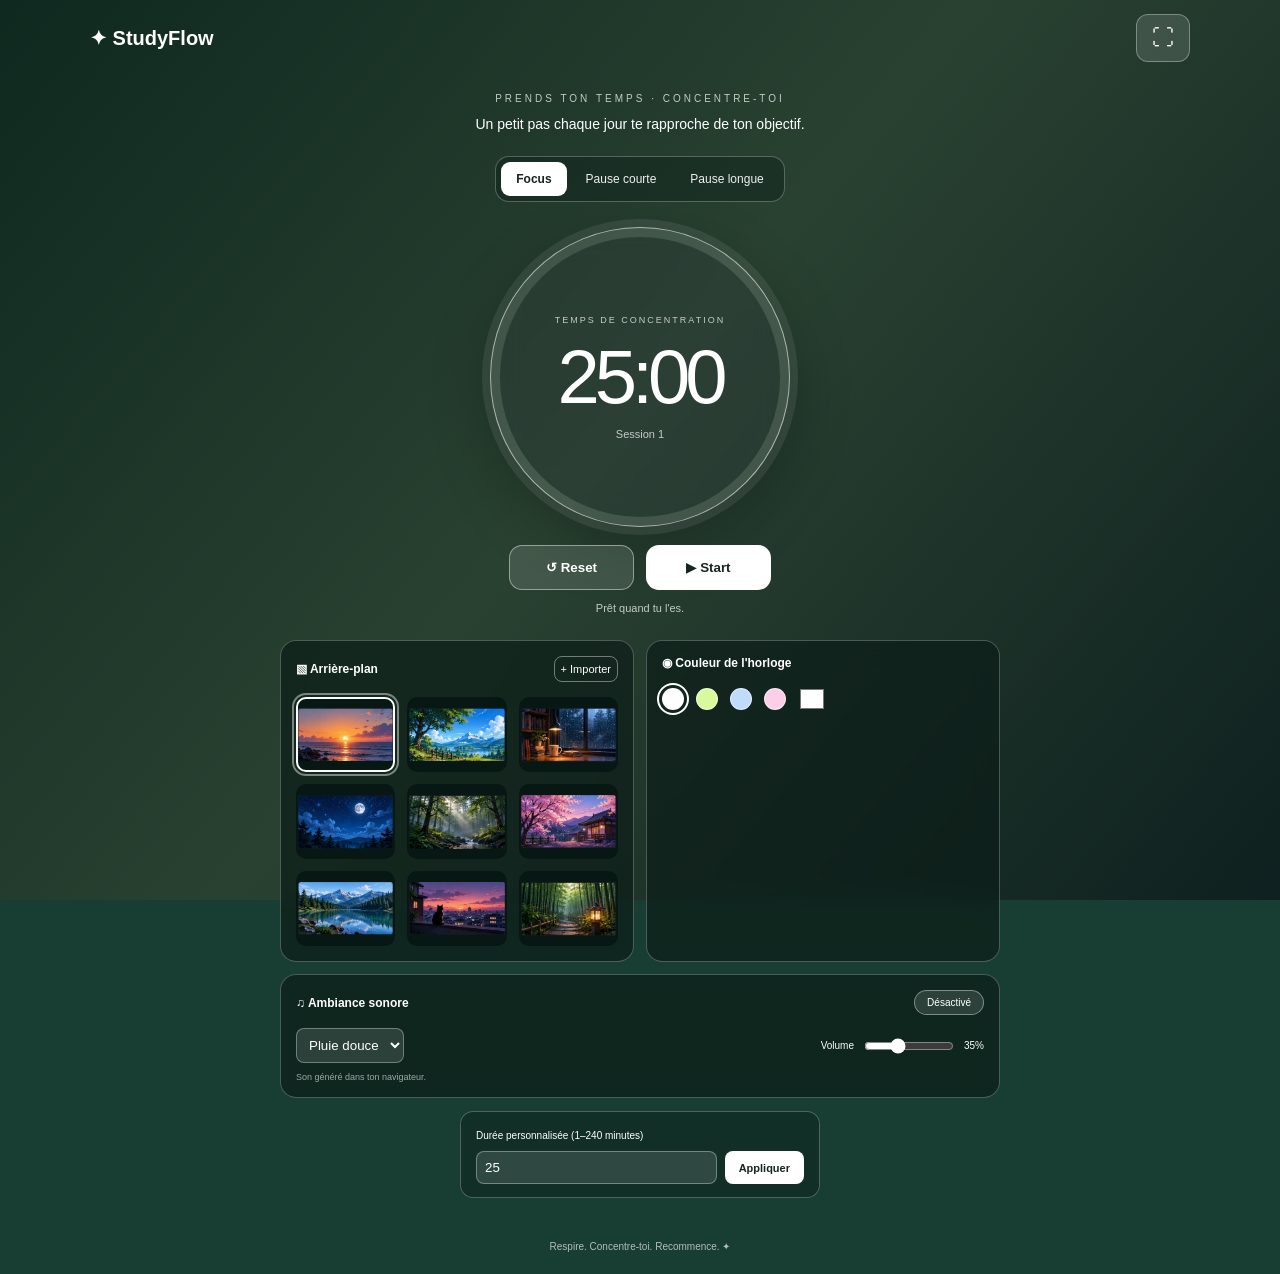
<file: index.html>
<!doctype html>
<html lang="fr">
<head>
<meta charset="UTF-8"><meta name="viewport" content="width=device-width,initial-scale=1">
<meta name="description" content="StudyFlow is a free online productivity tool designed to help students, professionals, and anyone looking to improve their focus and time management. Use customizable focus timers, Pomodoro sessions, and study tools to stay organized, build better habits, and achieve your daily goals.">
<title>StudyFlow — Focus Timer</title><link rel="stylesheet" href="style.css">
<script src="script.js" defer></script>
<link rel="icon" href="data:,">
</head>
<body>
<div class="bg" id="bg"></div><div class="veil"></div>
<header><a class="logo" href="#">✦ StudyFlow</a><button id="fullscreen" aria-label="Plein écran">⛶</button></header>
<main>
<p class="eyebrow">PRENDS TON TEMPS · CONCENTRE-TOI</p>
<p class="quote">Un petit pas chaque jour te rapproche de ton objectif.</p>
<nav class="modes">
<button class="mode active" data-mode="focus">Focus</button>
<button class="mode" data-mode="short">Pause courte</button>
<button class="mode" data-mode="long">Pause longue</button>
</nav>
<section class="clock"><div>
<span id="label">TEMPS DE CONCENTRATION</span>
<h1 id="time">25:00</h1><small id="session">Session 1</small>
</div></section>
<div class="actions"><button id="reset" class="secondary">↺ Reset</button><button id="start" class="primary">▶ Start</button></div>
<p id="status" aria-live="polite">Prêt quand tu l'es.</p>
<section class="settings">
<article class="card">
<div class="heading"><b>▧ Arrière-plan</b><label for="upload">+ Importer</label><input id="upload" type="file" accept="image/*" hidden></div>
<div class="swatches backgrounds">

    <button class="wall selected"
        data-bg="image/1.jpg"
        style="background-image:url('image/1.jpg')"
        aria-label="Mountain"></button>

    <button class="wall"
        data-bg="image/2.jpg"
        style="background-image:url('image/2.jpg')"
        aria-label="Rainy study"></button>

    <button class="wall"
        data-bg="image/3.jpg"
        style="background-image:url('image/3.jpg')"
        aria-label="Sunset"></button>

    <button class="wall"
        data-bg="image/4.jpg"
        style="background-image:url('image/4.jpg')"
        aria-label="Night"></button>

    <button class="wall"
        data-bg="image/5.jpg"
        style="background-image:url('image/5.jpg')"
        aria-label="Forest"></button>

    <button class="wall"
        data-bg="image/6.jpg"
        style="background-image:url('image/6.jpg')"
        aria-label="Sakura"></button>

    <button class="wall"
        data-bg="image/7.jpg"
        style="background-image:url('image/7.jpg')"
        aria-label="Lake"></button>

    <button class="wall"
        data-bg="image/8.jpg"
        style="background-image:url('image/8.jpg')"
        aria-label="City"></button>

    <button class="wall"
        data-bg="image/9.jpg"
        style="background-image:url('image/9.jpg')"
        aria-label="Bamboo"></button>

</div>
</article>
<article class="card">
<div class="heading"><b>◉ Couleur de l'horloge</b></div>
<div class="swatches"><button class="dot selected" data-color="#ffffff" style="--c:#fff" aria-label="Blanc"></button><button class="dot" data-color="#d9f99d" style="--c:#d9f99d" aria-label="Vert"></button><button class="dot" data-color="#bfdbfe" style="--c:#bfdbfe" aria-label="Bleu"></button><button class="dot" data-color="#fbcfe8" style="--c:#fbcfe8" aria-label="Rose"></button><input id="color" type="color" value="#ffffff" aria-label="Couleur personnalisée"></div>
</article>
<article class="card sound-card">
<div class="heading"><b>♫ Ambiance sonore</b><button id="soundToggle">Désactivé</button></div>
<div class="sound-row"><select id="soundType" aria-label="Type de son"><option value="rain">Pluie douce</option><option value="wind">Vent</option><option value="noise">Bruit doux</option></select>
<label>Volume <input id="volume" type="range" min="0" max="100" value="35"><span id="volumeText">35%</span></label></div>
<small>Son généré dans ton navigateur.</small>
</article>
</section>
<section class="custom"><label for="minutes">Durée personnalisée (1–240 minutes)</label><div><input id="minutes" type="number" min="1" max="240" value="25"><button id="apply">Appliquer</button></div></section>
</main><footer>Respire. Concentre-toi. Recommence. ✦</footer>
</body></html>
</file>
<file: style.css>
*{box-sizing:border-box} :root{--clock:#fff} body{margin:0;min-height:100vh;color:#fff;font-family:Arial,sans-serif;background:#183d32;overflow-x:hidden}
.bg{position:fixed;inset:0;z-index:-2;background:linear-gradient(130deg,#183d32,#496b52 48%,#172d31);background-size:cover;background-position:center}
.bg[data-bg=ocean]{background:linear-gradient(145deg,#102d43,#286b83,#172f45)}.bg[data-bg=sunset]{background:linear-gradient(145deg,#422d52,#c06b62,#263d58)}.bg[data-bg=night]{background:radial-gradient(circle at 70% 20%,#43516e,#182238 55%,#090f1c)}
.veil{position:fixed;inset:0;z-index:-1;background:#06120c77;pointer-events:none}
header{height:75px;width:min(1100px,calc(100% - 36px));margin:auto;display:flex;align-items:center;justify-content:space-between}.logo{color:white;text-decoration:none;font-weight:bold;font-size:20px}header button{background:#ffffff20;border:1px solid #ffffff55;color:white;border-radius:12px;padding:10px 15px;font-size:22px}
main{width:min(720px,calc(100% - 30px));margin:18px auto 35px;text-align:center}.eyebrow{font-size:10px;letter-spacing:3px;color:#ffffffbb}.quote{font-size:14px;margin:12px 0 24px}
.modes{display:inline-flex;padding:5px;gap:4px;border:1px solid #ffffff44;border-radius:14px;background:#07171355}.mode{border:0;background:transparent;color:#fffe;padding:10px 15px;border-radius:9px;font-size:12px}.mode.active{background:#fff;color:#17251f;font-weight:bold}
.clock{width:min(300px,78vw);aspect-ratio:1;margin:25px auto 18px;border-radius:50%;padding:9px;border:1px solid #ffffff90;box-shadow:0 0 0 8px #ffffff15,0 18px 60px #0004;background:conic-gradient(#ffffffb8 0deg,#ffffff22 0deg);display:grid;place-items:center}
.clock>div{height:100%;width:100%;border-radius:50%;background:#07171366;backdrop-filter:blur(10px);display:flex;flex-direction:column;align-items:center;justify-content:center}
#label{font-size:9px;letter-spacing:2px;color:#ffffffbb}h1{font-size:clamp(55px,12vw,76px);font-weight:500;letter-spacing:-5px;color:var(--clock);margin:8px 0}#session{font-size:11px;color:#ffffffbb}
.actions{display:flex;justify-content:center;gap:12px}.actions button{min-width:125px;padding:14px 20px;border-radius:13px;font-weight:bold;border:1px solid #ffffff70}.primary{background:#fff;color:#17251f}.secondary{background:#ffffff20;color:white}#status{height:18px;font-size:11px;color:#ffffffbb;margin:12px}
.settings{display:grid;grid-template-columns:1fr 1fr;gap:12px;margin-top:20px;text-align:left}.card{padding:15px;border:1px solid #ffffff40;border-radius:16px;background:#0b1c17aa;backdrop-filter:blur(12px)}.sound-card{grid-column:1/-1}.heading{display:flex;justify-content:space-between;align-items:center;gap:10px;font-size:12px}.heading label{font-size:11px;border:1px solid #ffffff66;border-radius:8px;padding:6px;cursor:pointer}
.swatches{display:flex;align-items:center;gap:12px;margin-top:15px}.wall{width:38px;height:29px;border:2px solid transparent;border-radius:8px}.wall.selected,.dot.selected{outline:2px solid white;outline-offset:3px}.forest{background:linear-gradient(135deg,#173a2c,#8aa477)}.ocean{background:linear-gradient(135deg,#153b58,#55a2b5)}.sunset{background:linear-gradient(135deg,#653d67,#e69b72)}.night{background:linear-gradient(135deg,#111a31,#64708f)}
.dot{width:22px;height:22px;border-radius:50%;background:var(--c);border:1px solid #ffffff80}.swatches input[type=color]{width:28px;height:28px;border:0;padding:0;background:none}.heading>button{border:1px solid #ffffff66;background:#ffffff20;color:white;border-radius:20px;padding:6px 12px;font-size:10px}.heading>button.on{background:#d9f99d;color:#17251f}
.sound-row{display:flex;align-items:center;justify-content:space-between;gap:12px;margin-top:13px}.sound-row select{background:#ffffff20;color:white;border:1px solid #ffffff55;border-radius:8px;padding:8px}.sound-row option{color:#17251f}.sound-row label{font-size:10px;display:flex;align-items:center;gap:8px}.sound-row input{width:90px;accent-color:white}.card small{display:block;color:#ffffff99;font-size:9px;margin-top:9px}
.custom{max-width:360px;margin:13px auto 0;text-align:left;padding:13px 15px;border:1px solid #ffffff40;border-radius:13px;background:#07171355}.custom label{font-size:10px}.custom div{display:flex;gap:8px;margin-top:8px}.custom input{width:100%;min-width:0;background:#ffffff20;color:white;border:1px solid #ffffff55;border-radius:8px;padding:8px}.custom button{background:#fff;color:#17251f;border:0;border-radius:8px;padding:0 14px;font-size:11px;font-weight:bold}
footer{text-align:center;padding:8px 10px 22px;color:#ffffffaa;font-size:10px}
button:focus-visible,input:focus-visible,select:focus-visible{outline:2px solid #d9f99d;outline-offset:3px}
@media(max-width:560px){header{height:65px}.settings{grid-template-columns:1fr}.sound-card{grid-column:auto}.mode{padding:9px 10px;font-size:10px}.quote{font-size:13px}.card{padding:14px}}
/* Background gallery */

.backgrounds {
    display: grid;
    grid-template-columns: repeat(3, 1fr);
    gap: 12px;
}

.backgrounds .wall {
    width: 100%;
    height: 75px;
    background-size: contain;
    background-position: center;
    background-repeat: no-repeat;
    background-color: #071713;
    border: 2px solid transparent;
    border-radius: 10px;
    cursor: pointer;
    image-rendering: auto;
}

.backgrounds .wall:hover {
    transform: scale(1.04);
}

.backgrounds .wall.selected {
    border: 2px solid white;
    outline: 2px solid #ffffff70;
    outline-offset: 2px;
}
</file>
